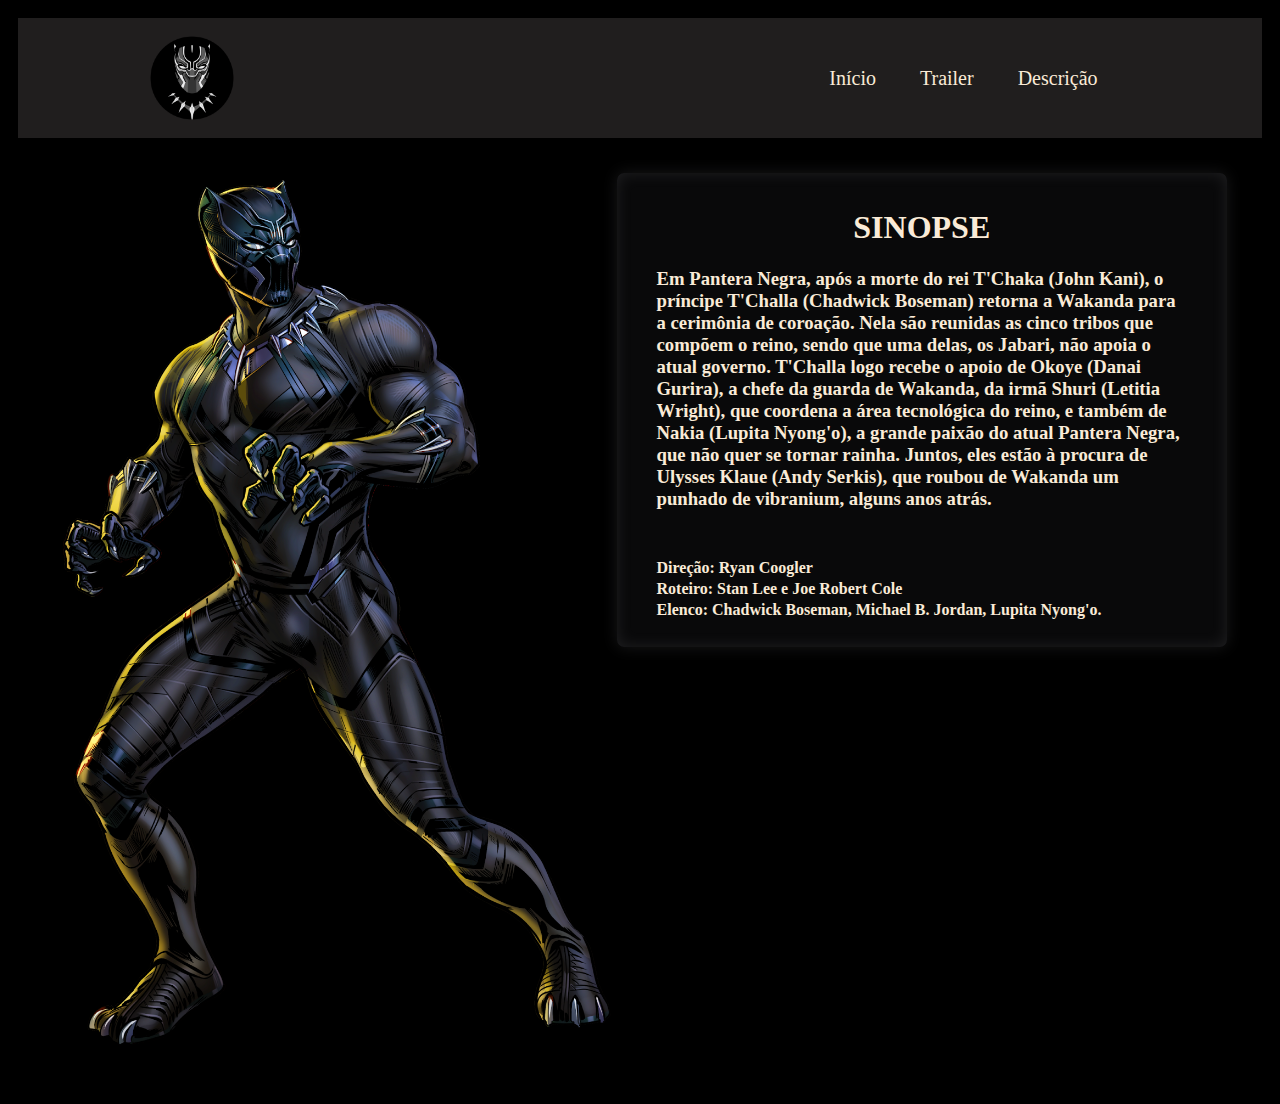
<file: navegacao/descricao.html>
<!DOCTYPE html>
<html lang="pt-BR">
<head>
    <meta charset="UTF-8">
    <meta http-equiv="X-UA-Compatible" content="IE=edge">
    <meta name="viewport" content="width=device-width, initial-scale=1.0">
    <link rel="stylesheet" href="../css/descricao.css">
    <title>Descrição</title>
</head>
<body>
    <header>
        <img src="../assets/pantera-negra/logo.png" alt="Logo">
        <nav aria-label="principal">
            <ul class="nav-links">
                <li><a href="../index.html">Início</a></li>
                <li><a href="trailer.html">Trailer</a></li>
                <li><a href="/navegacao/descricao.html">Descrição</a></li>
            </ul>
        </nav>
    </header>

    
    <div class="descricao">

        <img class="pantera" src="../assets/pantera-negra/panther.png" alt="Pantera Negra">
        <div class="elenco">
        
        <h1>SINOPSE</h1>
        <h3>Em Pantera Negra, após a morte do rei T'Chaka (John Kani), o príncipe T'Challa (Chadwick Boseman) retorna a Wakanda para a cerimônia de coroação. Nela são reunidas as cinco tribos que compõem o reino, sendo que uma delas, os Jabari, não apoia o atual governo. T'Challa logo recebe o apoio de Okoye (Danai Gurira), a chefe da guarda de Wakanda, da irmã Shuri (Letitia Wright), que coordena a área tecnológica do reino, e também de Nakia (Lupita Nyong'o), a grande paixão do atual Pantera Negra, que não quer se tornar rainha. Juntos, eles estão à procura de Ulysses Klaue (Andy Serkis), que roubou de Wakanda um punhado de vibranium, alguns anos atrás.</h3>
        <br/>
        <h4>Direção: Ryan Coogler</h4>
        <h4>Roteiro: Stan Lee e Joe Robert Cole</h4>
        <h4>Elenco: Chadwick Boseman, Michael B. Jordan, Lupita Nyong'o.</h4>
    </div>
    </div>
</body>
</html>
</file>
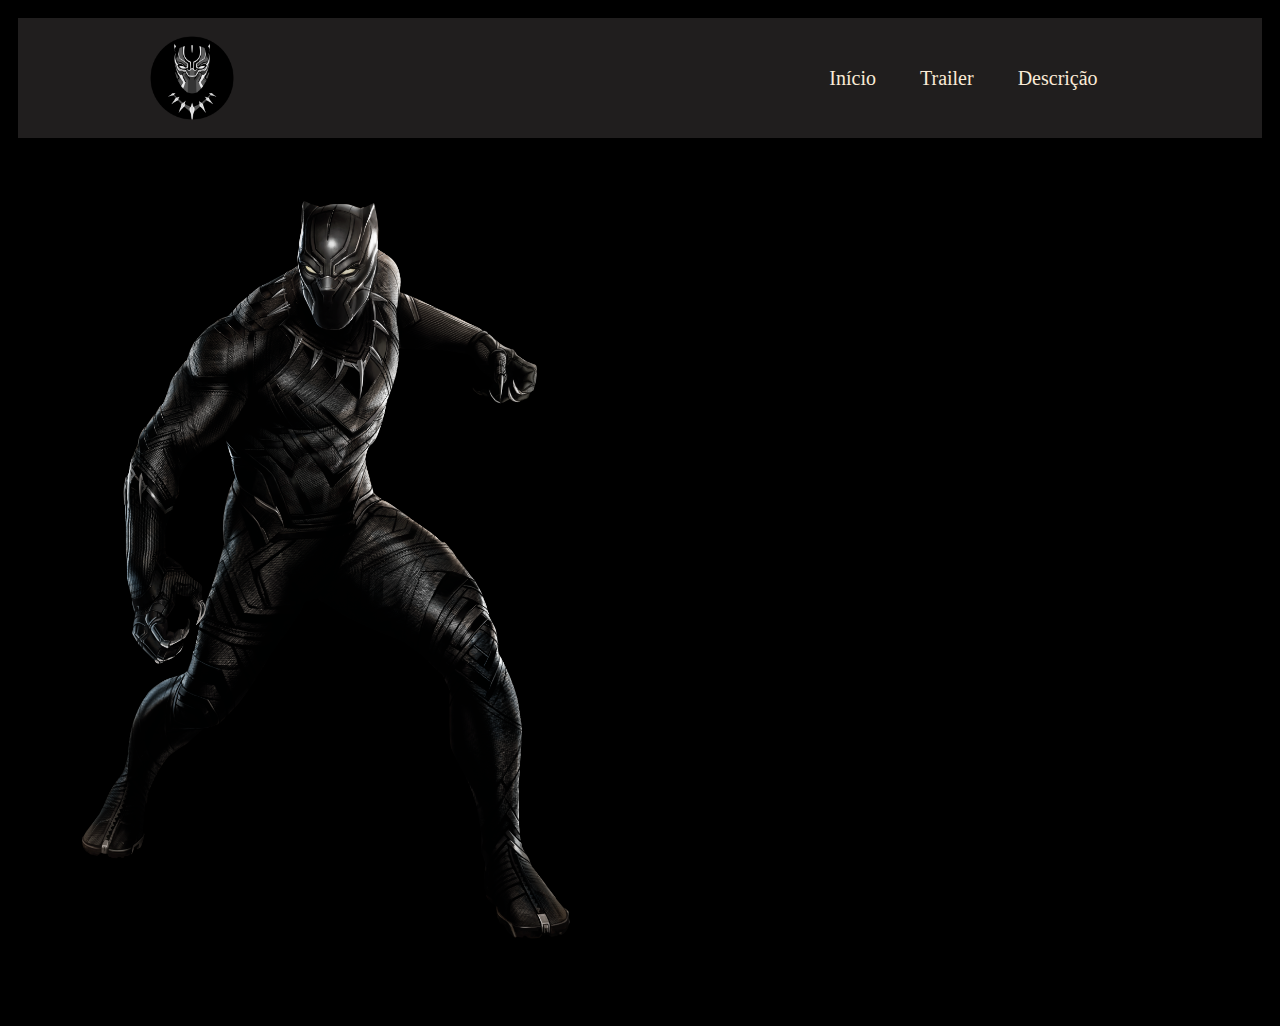
<file: navegacao/trailer.html>
<!DOCTYPE html>
<html lang="pt-BR">
<head>
    <meta charset="UTF-8">
    <meta http-equiv="X-UA-Compatible" content="IE=edge">
    <meta name="viewport" content="width=device-width, initial-scale=1.0">
    <link rel="stylesheet" href="../css/trailer.css">
    <title>Trailer</title>
</head>
<body>
    <header>
        <img src="../assets/pantera-negra/logo.png" alt="Logo">
        <nav aria-label="principal">
            <ul class="nav-links">
                <li><a href="../index.html">Início</a></li>
                <li><a href="/navegacao/trailer.html">Trailer</a></li>
                <li><a href="descricao.html">Descrição</a></li>
            </ul>
        </nav>
    </header>
    <div class="trailer">
        
        <img class="pantera" src="../assets/pantera-negra/ban-trailer.png" alt="Pantera Negra">

        <iframe width="700" height="370" src="https://www.youtube.com/embed/wL4a4MafSjQ" title="YouTube video player" frameborder="0" allow="accelerometer; autoplay; clipboard-write; encrypted-media; gyroscope; picture-in-picture" allowfullscreen></iframe>
    </div>
</body>
</html>
</file>
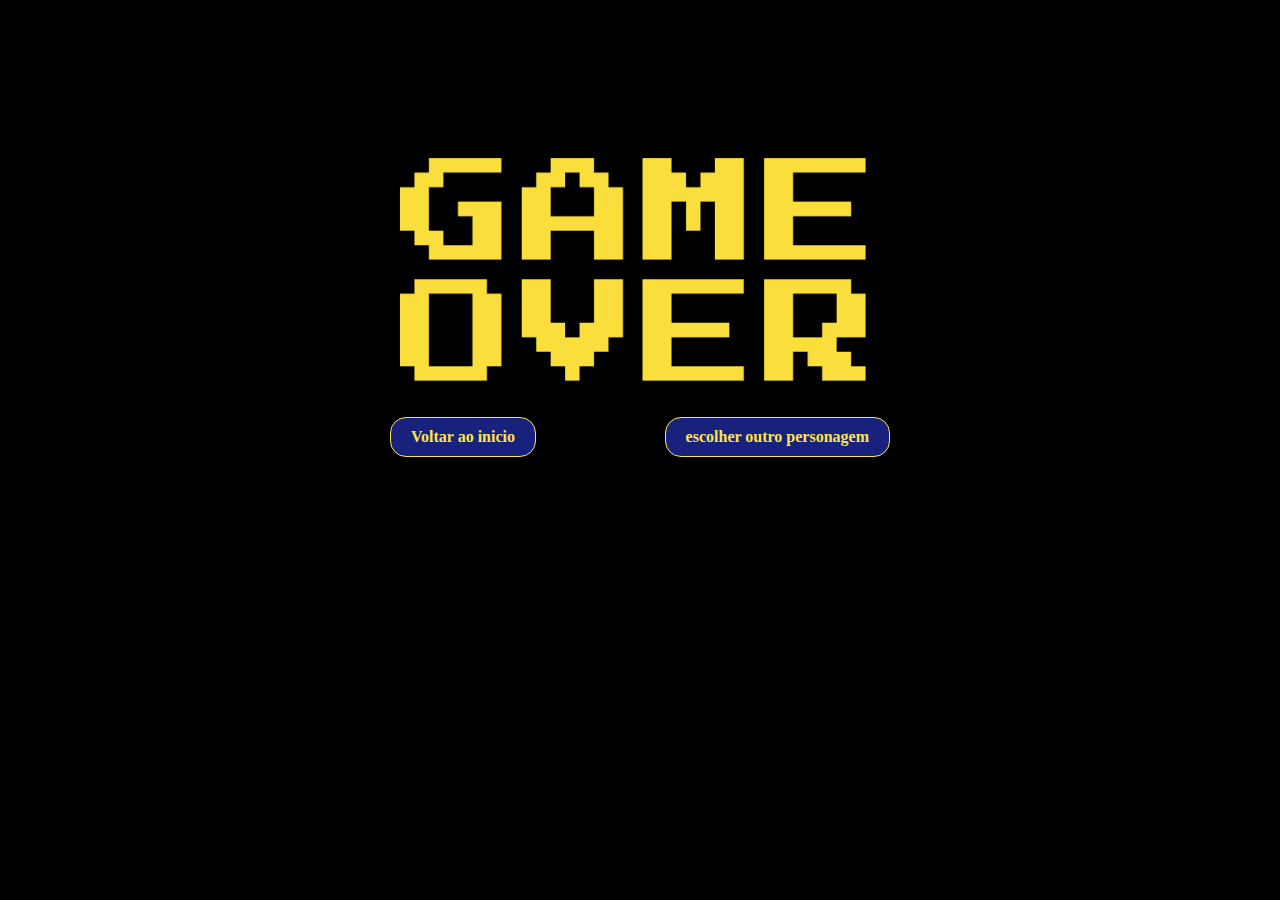
<file: pages/game_over.html>
<!DOCTYPE html>
<html lang="pt-br">

<head>
    <meta charset="UTF-8">
    <meta http-equiv="X-UA-Compatible" content="IE=edge">
    <meta name="viewport" content="width=device-width, initial-scale=1.0">
    <link rel="preconnect" href="https://fonts.googleapis.com">
    <link rel="preconnect" href="https://fonts.gstatic.com" crossorigin>
    <link rel="stylesheet" href="../css/game_over.css">
    <link href="https://fonts.googleapis.com/css2?family=Mulish:wght@200;300;400;500;600;700;800;900&display=swap"
        rel="stylesheet">
    <title>Game Over</title>
</head>

<body>
    <div class="container">
        <img class="gameOver" src="../assets/pantera-negra/game_over.png" alt="">
        <div class="options">
            <a class="botão" href="../index.html">Voltar ao inicio</a>
            <a class="botão" href="./personagens.html">escolher outro personagem</a>
        </div>
    </div>
</body>

</html>
</file>
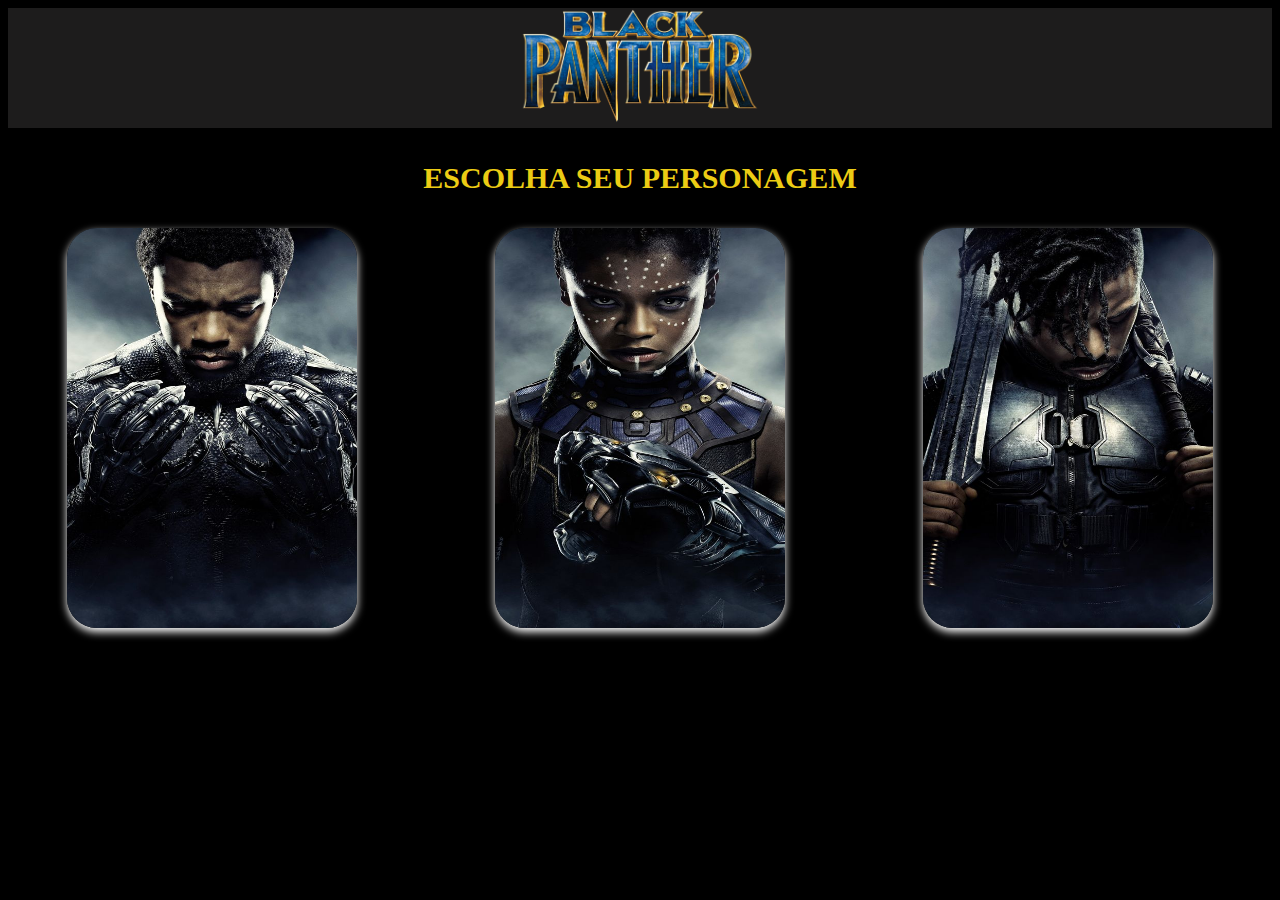
<file: pages/personagens.html>
<!DOCTYPE html>
<html lang="pt-BR">
<head>
    <meta charset="UTF-8">
    <meta http-equiv="X-UA-Compatible" content="IE=edge">
    <meta name="viewport" content="width=device-width, initial-scale=1.0">
    <title>Personagens</title>
    <link rel="stylesheet" href="../css/personagens.css">
</head>
<body>
    <header>
        <a href="../index.html">
        <img class="logo" src="../assets/pantera-negra/black-panther-.png" alt="logo Black Panther"></a>
    </header>
    <main>
        <h1>ESCOLHA SEU PERSONAGEM</h1>
    </main>
    <div class="personagens">
        <a href="../pages/tchalla/fase0.html">
        <img class="cards" onclick="selecionarPersonagem('tchalla')" src="../assets/pantera-negra/t'challa.jpg" alt="T'Challa"></a>

        <a href="../pages/shuni/fase0.html">
        <img class="cards" onclick="selecionarPersonagem('shuri')" src="../assets/pantera-negra/shuri.jpg" alt="Shuri"></a>

        <a href="../pages/erick_killmonger/fase0.html">
        <img class="cards" onclick="selecionarPersonagem('erick-killmonger')" src="../assets/pantera-negra/erick-killmonger.jpg" alt="Erick Killmonger"></a>
    </div>
    <script src="../javascript/index.js"></script>
</body>
</html>
</file>
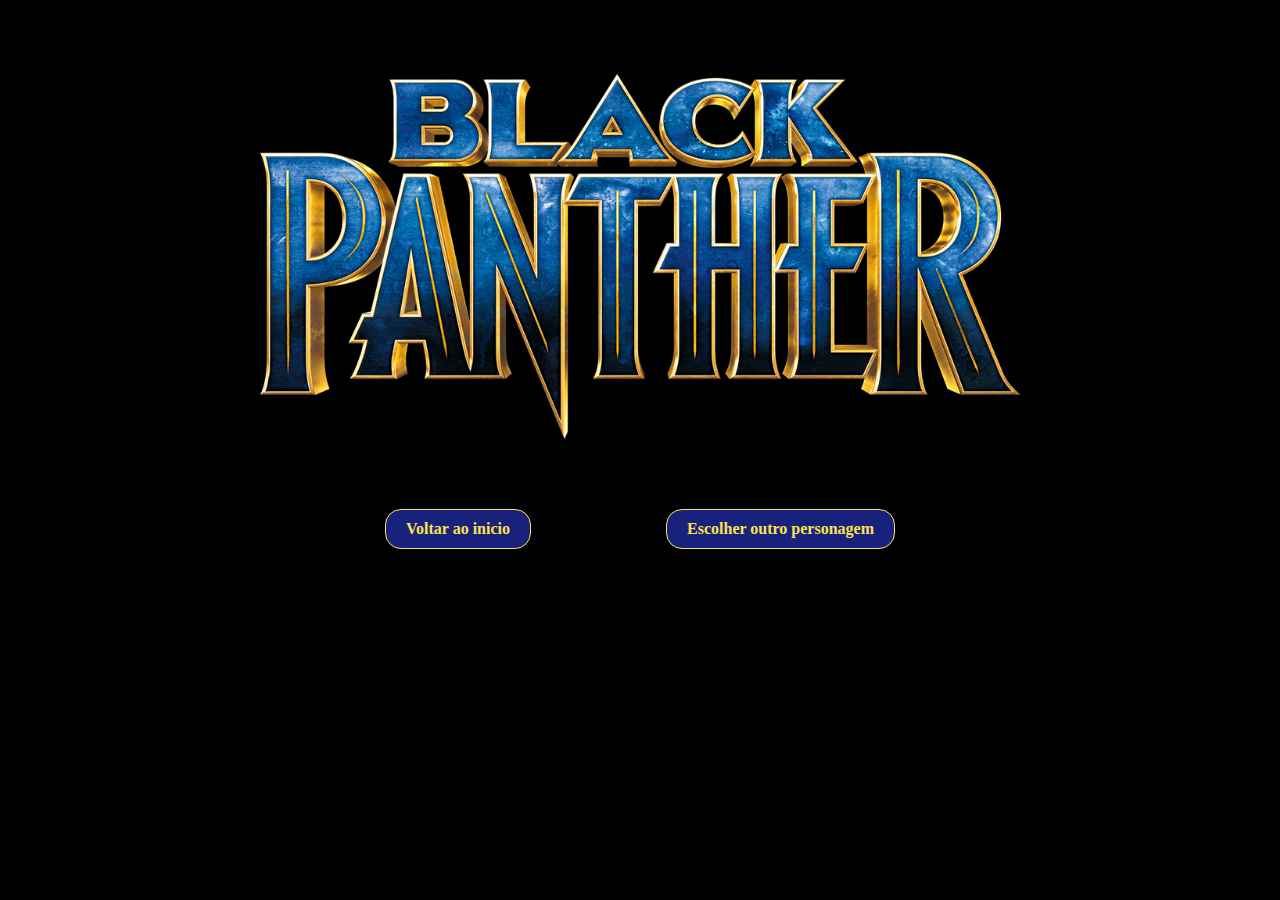
<file: pages/win.html>
<!DOCTYPE html>
<html lang="pt-BR">

<head>
    <meta charset="UTF-8">
    <meta http-equiv="X-UA-Compatible" content="IE=edge">
    <meta name="viewport" content="width=device-width, initial-scale=1.0">
    <link rel="stylesheet" href="../css/win.css">
    <title>Pantera Negra</title>
</head>

<body>
    <div class="container">
        <img class="win" src="../assets/pantera-negra/black-panther-.png" alt="">
        <div class="options">
            <a class="botao" href="../index.html">Voltar ao inicio</a>
            <a clas="botao" href="../pages/personagens.html">Escolher outro personagem</a>
        </div>
    </div>
</body>

</html>
</file>
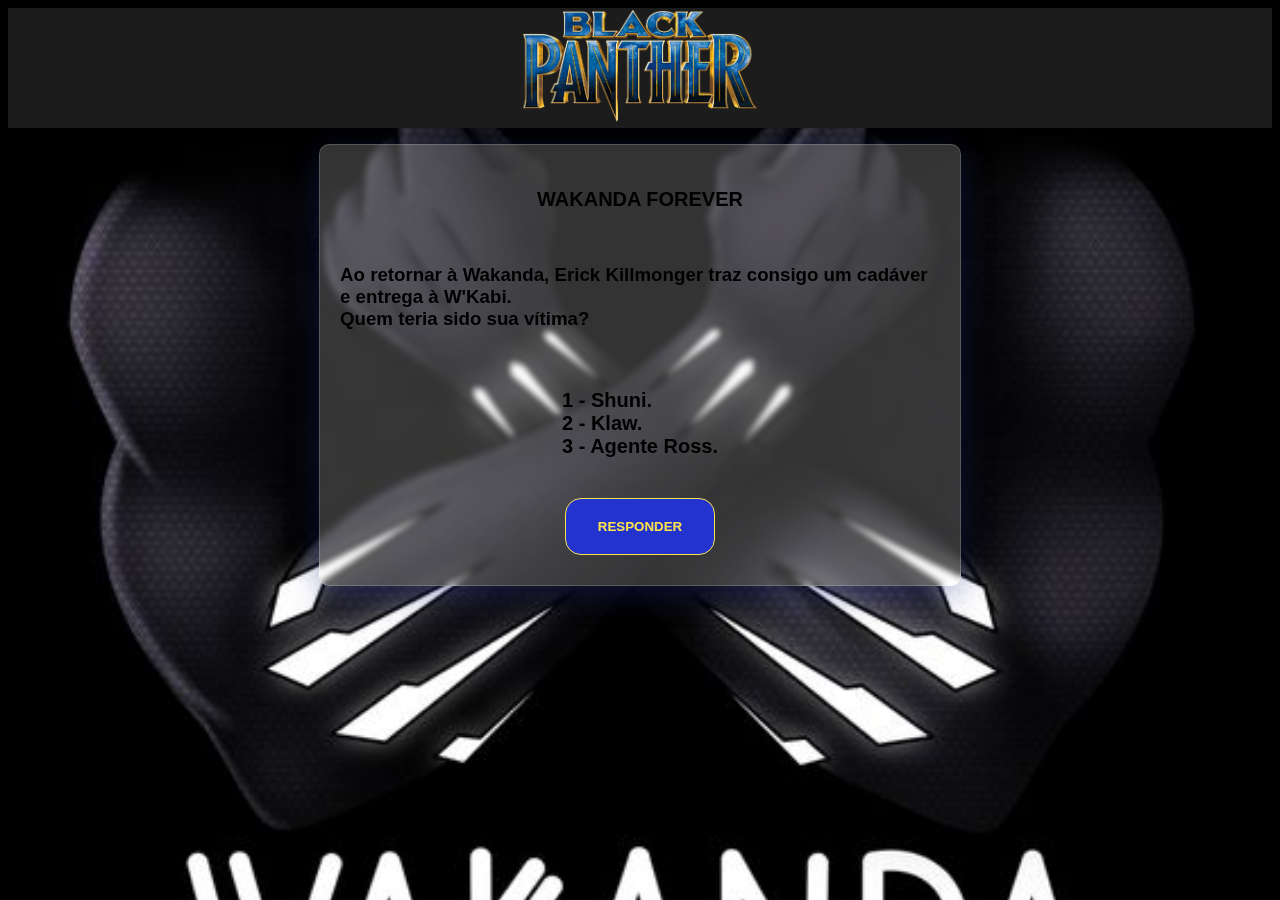
<file: pages/erick_killmonger/fase0.html>
<!DOCTYPE html>
<html lang="pt-BR">

<head>
    <meta charset="UTF-8">
    <meta http-equiv="X-UA-Compatible" content="IE=edge">
    <meta name="viewport" content="width=device-width, initial-scale=1.0">
    <title>Pantera Negra</title>
    <link rel="stylesheet" href="../../css/fases.css">
</head>

<body>
    <header>
        <a href="../personagens.html">
        <img class="logo" src="../../assets/pantera-negra/black-panther-.png" alt="logo Black Panther"></a>
    </header>

    <main>
        <div class="card-principal">
            <h1> WAKANDA FOREVER</h1>
            <h3 class="texto">
                Ao retornar à Wakanda, Erick Killmonger traz consigo um cadáver e entrega à W'Kabi.<br/> Quem teria sido sua vítima?
            </h3>
            <p class="texto">
                <strong>1 -</strong> Shuni. <br>
                <strong>2 -</strong> Klaw.
                <br>
                <strong>3 -</strong> Agente Ross.
            </p>

            <button onclick="responder(0, 'erick_killmonger')">RESPONDER</button>
        </div>
    </main>
    <script src="../../javascript/fase.js"></script>
</body>

</html>
</file>
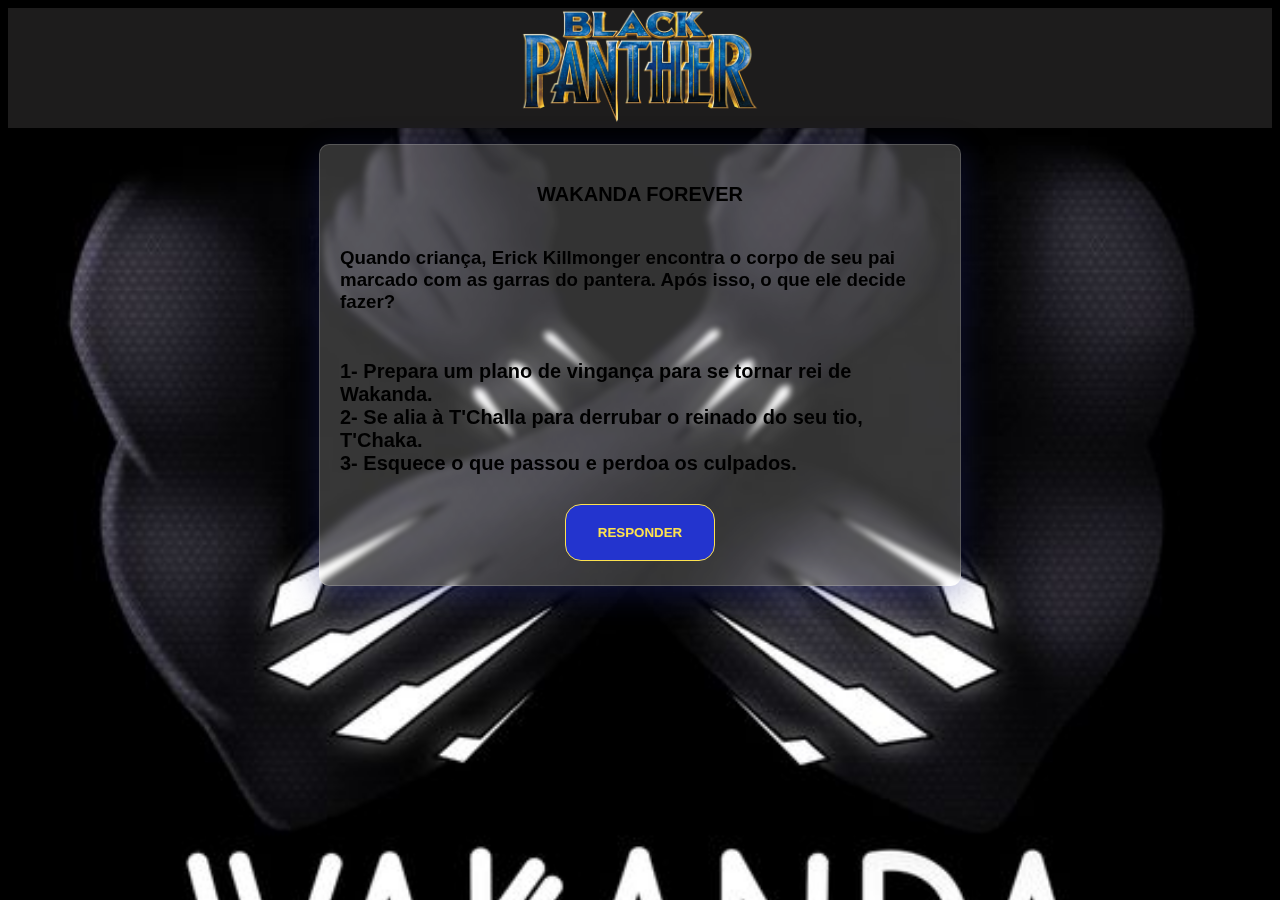
<file: pages/erick_killmonger/fase1.html>
<!DOCTYPE html>
<html lang="pt-BR">

<head>
    <meta charset="UTF-8">
    <meta http-equiv="X-UA-Compatible" content="IE=edge">
    <meta name="viewport" content="width=device-width, initial-scale=1.0">
    <title>Pantera Negra</title>
    <link rel="stylesheet" href="../../css/fases.css">
</head>

<body>
    <header>
        <a href="../personagens.html">
        <img class="logo" src="../../assets/pantera-negra/black-panther-.png" alt="logo Black Panther"></a>
    </header>

    <main>
        <div class="card-principal">
            <h1> WAKANDA FOREVER</h1>
            <h3 class="texto">
                Quando criança, Erick Killmonger encontra o corpo de seu pai marcado com as garras do pantera. Após isso, o que ele decide fazer?
            </h3>
            <p class="texto">
                <strong>1-</strong> Prepara um plano de vingança para se tornar rei de Wakanda. <br>
                <strong>2-</strong> Se alia à T'Challa para derrubar o reinado do seu tio, T'Chaka.
                <br>
                <strong>3-</strong> Esquece o que passou e perdoa os culpados.
            </p>

            <button onclick="responder(1, 'erick_killmonger')">RESPONDER</button>
        </div>
    </main>
    <script src="../../javascript/fase.js"></script>
</body>

</html>
</file>
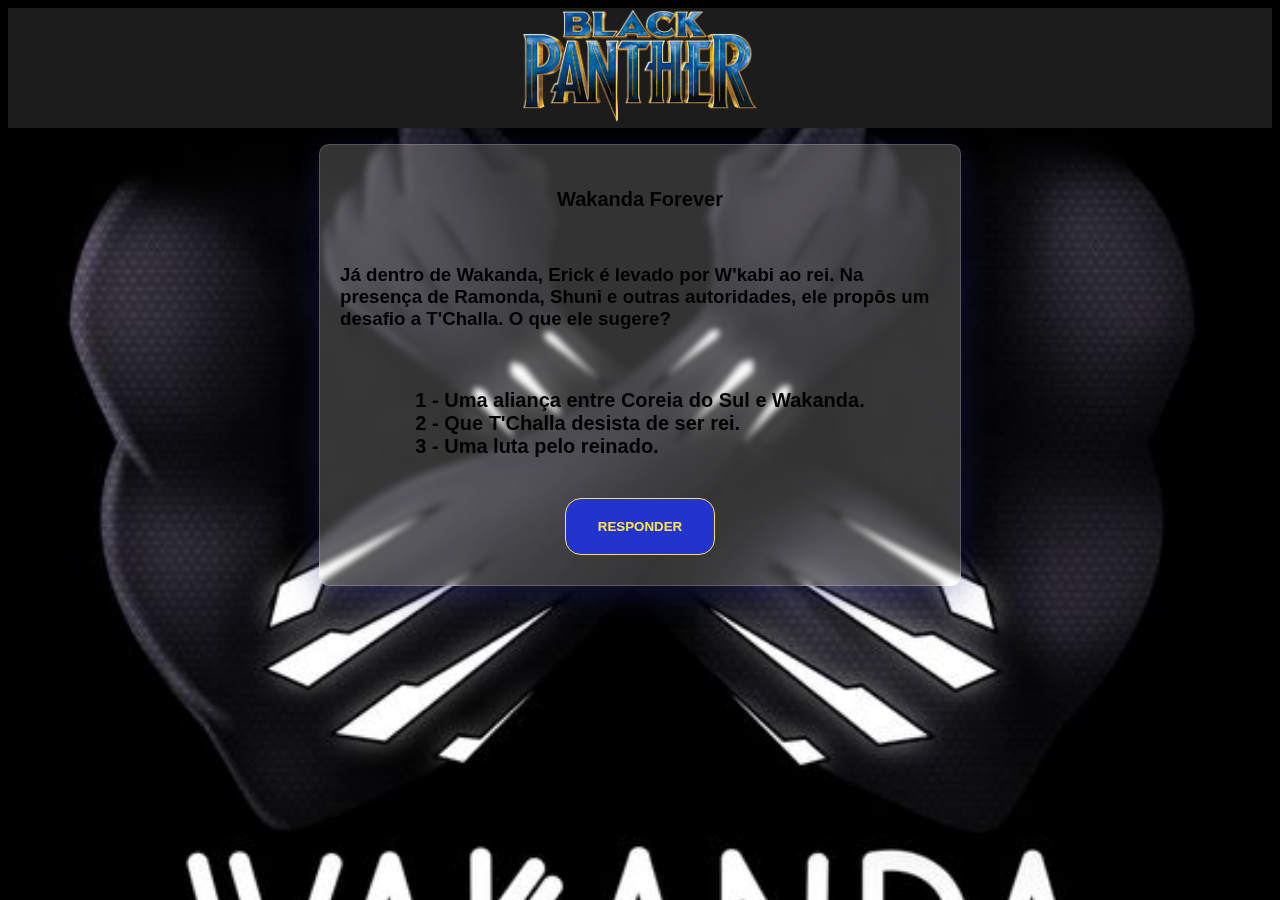
<file: pages/erick_killmonger/fase2.html>
<!DOCTYPE html>
<html lang="pt-BR">

<head>
    <meta charset="UTF-8">
    <meta http-equiv="X-UA-Compatible" content="IE=edge">
    <meta name="viewport" content="width=device-width, initial-scale=1.0">
    <title>Pantera Negra</title>
    <link rel="stylesheet" href="../../css/fases.css">
</head>

<body>
    <header>
        <a href="../personagens.html">
        <img class="logo" src="../../assets/pantera-negra/black-panther-.png" alt="logo Black Panther"></a>
    </header>

    <main>
        <div class="card-principal">
            <h1> Wakanda Forever</h1>
            <h3 class="texto">
                Já dentro de Wakanda, Erick é levado por W'kabi ao rei. Na presença de Ramonda, Shuni e outras autoridades, ele propôs um desafio a T'Challa. O que ele sugere?
            </h3>
            <p class="texto">
                <strong>1 -</strong> Uma aliança entre Coreia do Sul e Wakanda. <br>
                <strong>2 -</strong> Que T'Challa desista de ser rei.
                <br>
                <strong>3 -</strong> Uma luta pelo reinado.
            </p>

            <button onclick="responder(2, 'erick_killmonger')">RESPONDER</button>
        </div>
    </main>
    <script src="../../javascript/fase.js"></script>
</body>

</html>
</file>
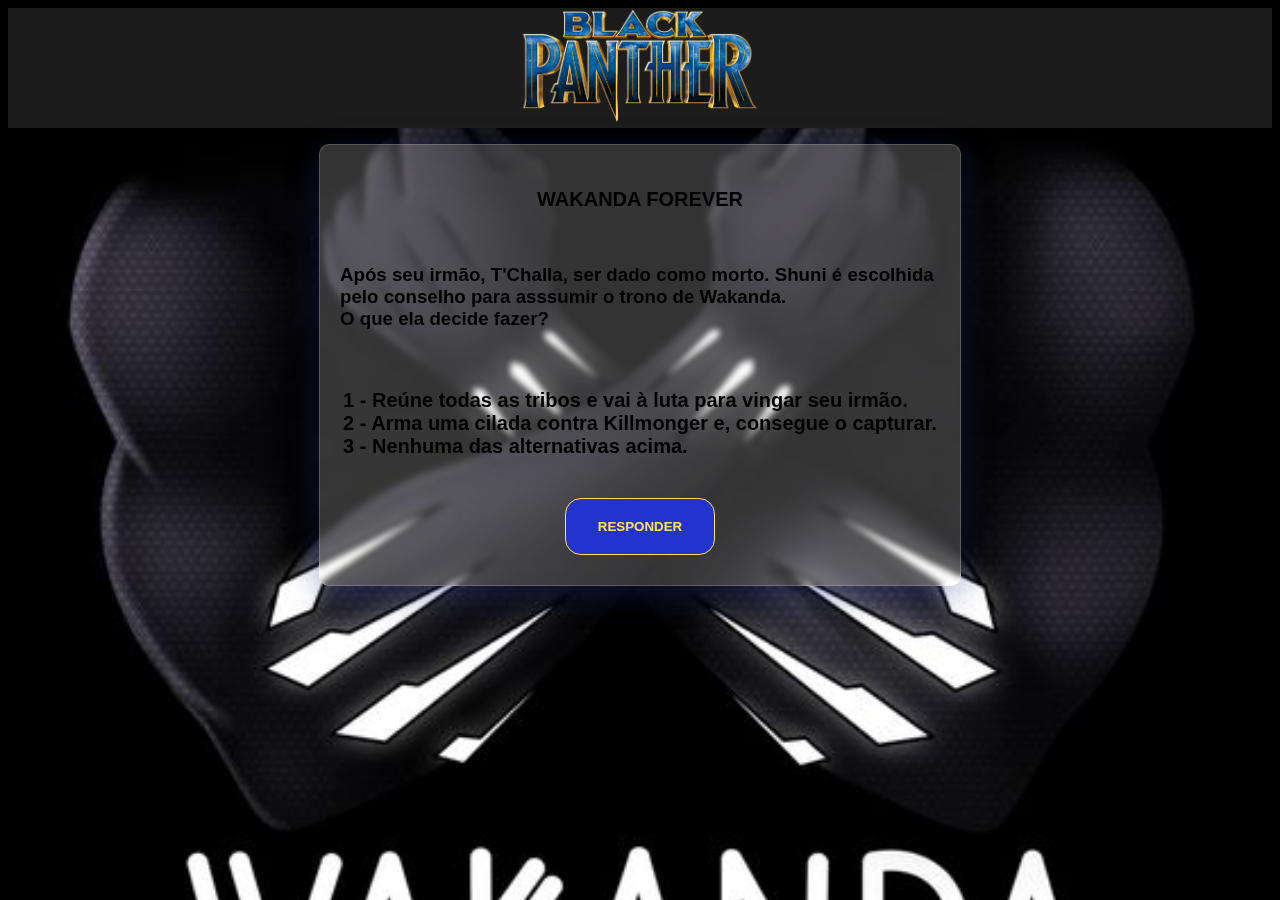
<file: pages/shuni/fase0.html>
<!DOCTYPE html>
<html lang="pt-BR">

<head>
    <meta charset="UTF-8">
    <meta http-equiv="X-UA-Compatible" content="IE=edge">
    <meta name="viewport" content="width=device-width, initial-scale=1.0">
    <title>Pantera Negra</title>
    <link rel="stylesheet" href="../../css/fases.css">
</head>

<body>
    <header>
        <a href="../personagens.html">
        <img class="logo" src="../../assets/pantera-negra/black-panther-.png" alt="logo Black Panther"></a>
    </header>

    <main>
        <div class="card-principal">
            <h1> WAKANDA FOREVER</h1>
            <h3 class="texto">
                Após seu irmão, T'Challa, ser dado como morto. Shuni é escolhida pelo conselho para asssumir o trono de Wakanda.<br/> O que ela decide fazer?
            </h3>
            <p class="texto">
                <strong>1 -</strong> Reúne todas as tribos e vai à luta para vingar seu irmão. <br>
                <strong>2 -</strong> Arma uma cilada contra Killmonger e, consegue o capturar.
                <br>
                <strong>3 -</strong> Nenhuma das alternativas acima.
            </p>

            <button onclick="responder(0, 'shuni')">RESPONDER</button>
        </div>
    </main>
    <script src="../../javascript/fase.js"></script>
</body>

</html>
</file>
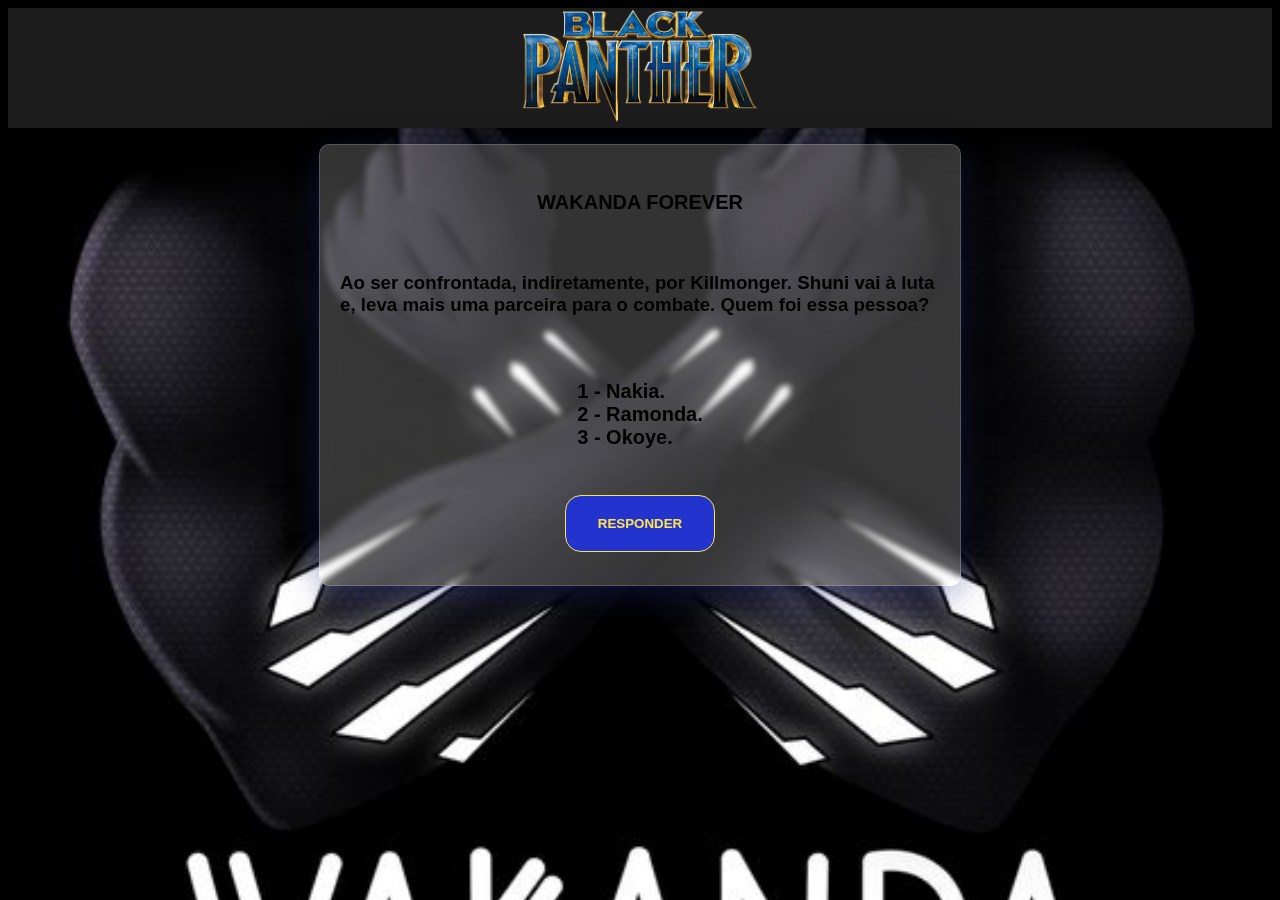
<file: pages/shuni/fase1.html>
<!DOCTYPE html>
<html lang="pt-BR">

<head>
    <meta charset="UTF-8">
    <meta http-equiv="X-UA-Compatible" content="IE=edge">
    <meta name="viewport" content="width=device-width, initial-scale=1.0">
    <title>Pantera Negra</title>
    <link rel="stylesheet" href="../../css/fases.css">
</head>

<body>
    <header>
        <a href="../personagens.html">
        <img class="logo" src="../../assets/pantera-negra/black-panther-.png" alt="logo Black Panther"></a>
    </header>

    <main>
        <div class="card-principal">
            <h1> WAKANDA FOREVER</h1>
            <h3 class="texto">
                Ao ser confrontada, indiretamente, por Killmonger. Shuni vai à luta e, leva mais uma parceira para o combate. Quem foi essa pessoa?
            </h3>
            <p class="texto">
                <strong>1 -</strong> Nakia. <br>
                <strong>2 -</strong> Ramonda.
                <br>
                <strong>3 -</strong> Okoye.
            </p>

            <button onclick="responder(1, 'shuni')">RESPONDER</button>
        </div>
    </main>
    <script src="../../javascript/fase.js"></script>
</body>

</html>
</file>
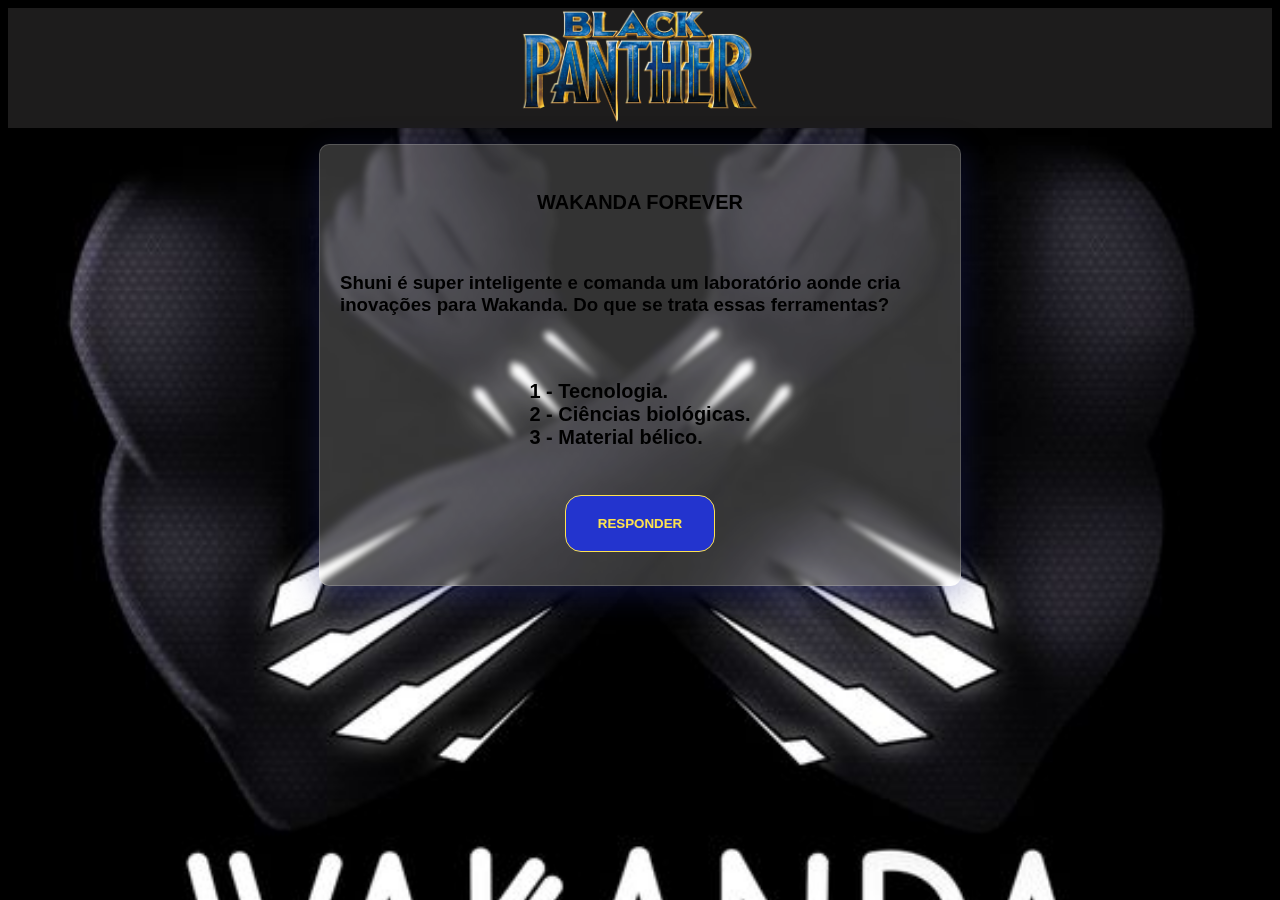
<file: pages/shuni/fase2.html>
<!DOCTYPE html>
<html lang="pt-BR">

<head>
    <meta charset="UTF-8">
    <meta http-equiv="X-UA-Compatible" content="IE=edge">
    <meta name="viewport" content="width=device-width, initial-scale=1.0">
    <title>Pantera Negra</title>
    <link rel="stylesheet" href="../../css/fases.css">
</head>

<body>
    <header>
        <a href="../personagens.html">
        <img class="logo" src="../../assets/pantera-negra/black-panther-.png" alt="logo Black Panther"></a>
    </header>

    <main>
        <div class="card-principal">
            <h1> WAKANDA FOREVER</h1>
            <h3 class="texto">
                Shuni é super inteligente e comanda um laboratório aonde cria inovações para Wakanda. Do que se trata essas ferramentas?
            </h3>
            <p class="texto">
                <strong>1 -</strong> Tecnologia. <br>
                <strong>2 -</strong> Ciências biológicas.
                <br>
                <strong>3 -</strong> Material bélico.
            </p>

            <button onclick="responder(2, 'shuni')">RESPONDER</button>
        </div>
    </main>
    <script src="../../javascript/fase.js"></script>
</body>

</html>
</file>
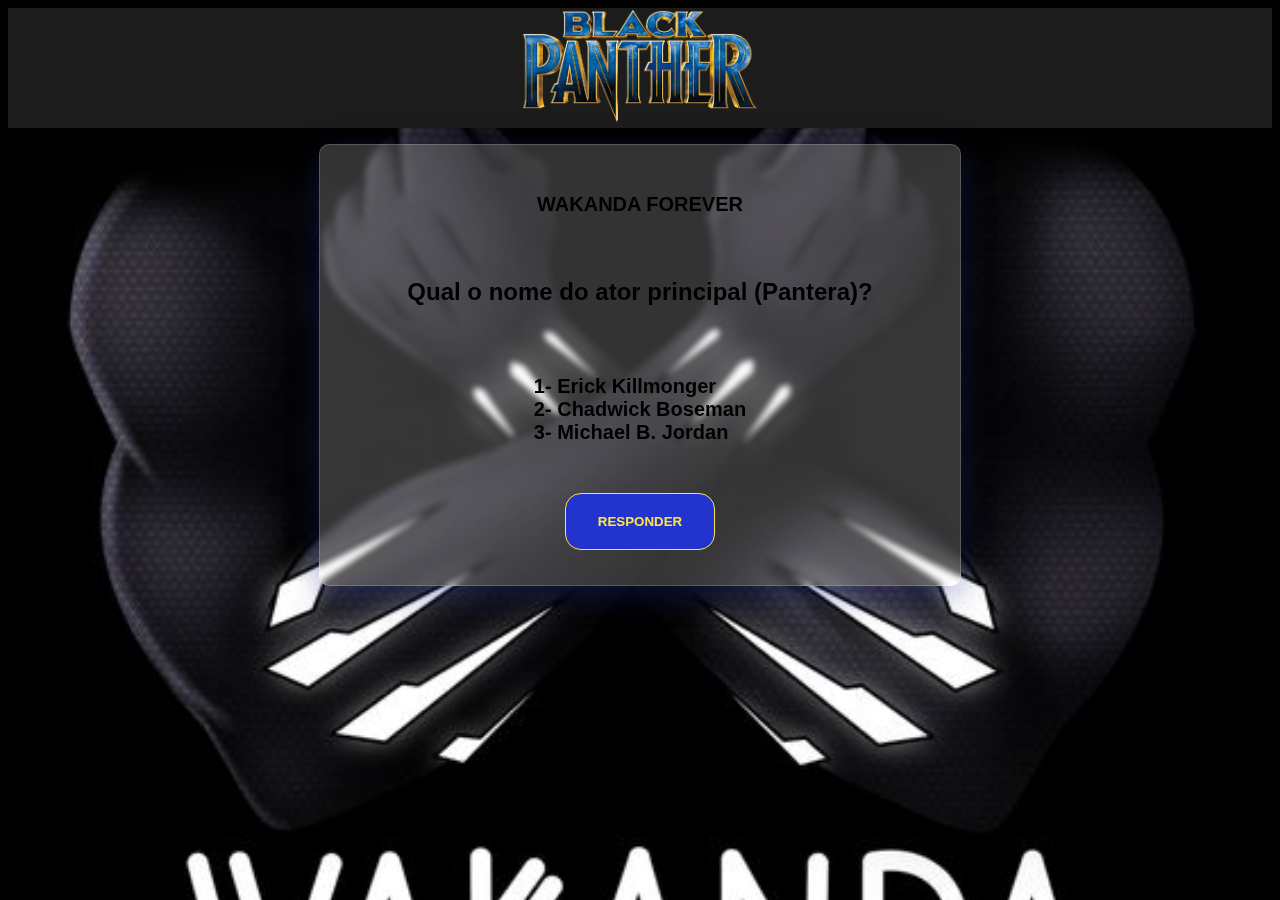
<file: pages/tchalla/fase0.html>
<!DOCTYPE html>
<html lang="pt-BR">

<head>
    <meta charset="UTF-8">
    <meta http-equiv="X-UA-Compatible" content="IE=edge">
    <meta name="viewport" content="width=device-width, initial-scale=1.0">
    <title>Pantera Negra</title>
    <link rel="stylesheet" href="../../css/fases.css">
</head>

<body>
    <header>
        <a href="../personagens.html">
        <img class="logo" src="../../assets/pantera-negra/black-panther-.png" alt="logo Black Panther"></a>
    </header>

    <main>
        <div class="card-principal">
            <h1> WAKANDA FOREVER</h1>
            <h2 class="texto">
                Qual o nome do ator principal (Pantera)?
            </h2>
            <p class="texto">
                <strong>1-</strong> Erick Killmonger <br>
                <strong>2-</strong> Chadwick Boseman
                <br>
                <strong>3-</strong> Michael B. Jordan
            </p>

            <button onclick="responder(0, 'tchalla')">RESPONDER</button>
        </div>
    </main>
    <script src="../../javascript/fase.js"></script>
</body>

</html>
</file>
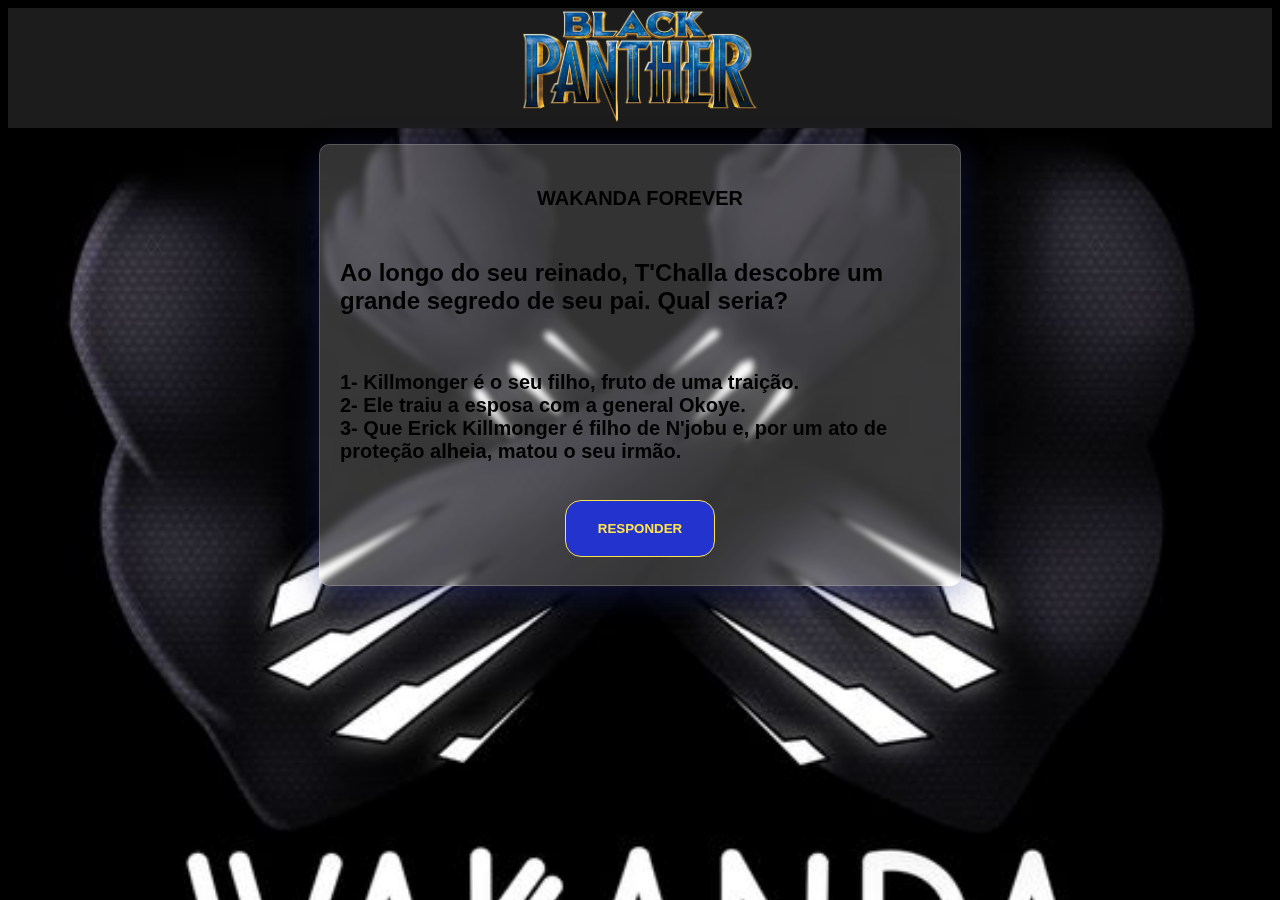
<file: pages/tchalla/fase1.html>
<!DOCTYPE html>
<html lang="pt-BR">

<head>
    <meta charset="UTF-8">
    <meta http-equiv="X-UA-Compatible" content="IE=edge">
    <meta name="viewport" content="width=device-width, initial-scale=1.0">
    <title>Pantera Negra</title>
    <link rel="stylesheet" href="../../css/fases.css">
</head>

<body>
    <header>
        <a href="../personagens.html">
        <img class="logo" src="../../assets/pantera-negra/black-panther-.png" alt="logo Black Panther"></a>
    </header>

    <main>
        <div class="card-principal">
            <h1> WAKANDA FOREVER</h1>
            <h2 class="texto">
                Ao longo do seu reinado, T'Challa descobre um grande segredo de seu pai. Qual seria?
            </h2>
            <p class="texto">
                <strong>1-</strong> Killmonger é o seu filho, fruto de uma traição. <br>
                <strong>2-</strong> Ele traiu a esposa com a general Okoye.
                <br>
                <strong>3-</strong> Que Erick Killmonger é filho de N'jobu e, por um ato de proteção alheia, matou o seu irmão.
            </p>

            <button onclick="responder(1, 'tchalla')">RESPONDER</button>
        </div>
    </main>
    <script src="../../javascript/fase.js"></script>
</body>

</html>
</file>
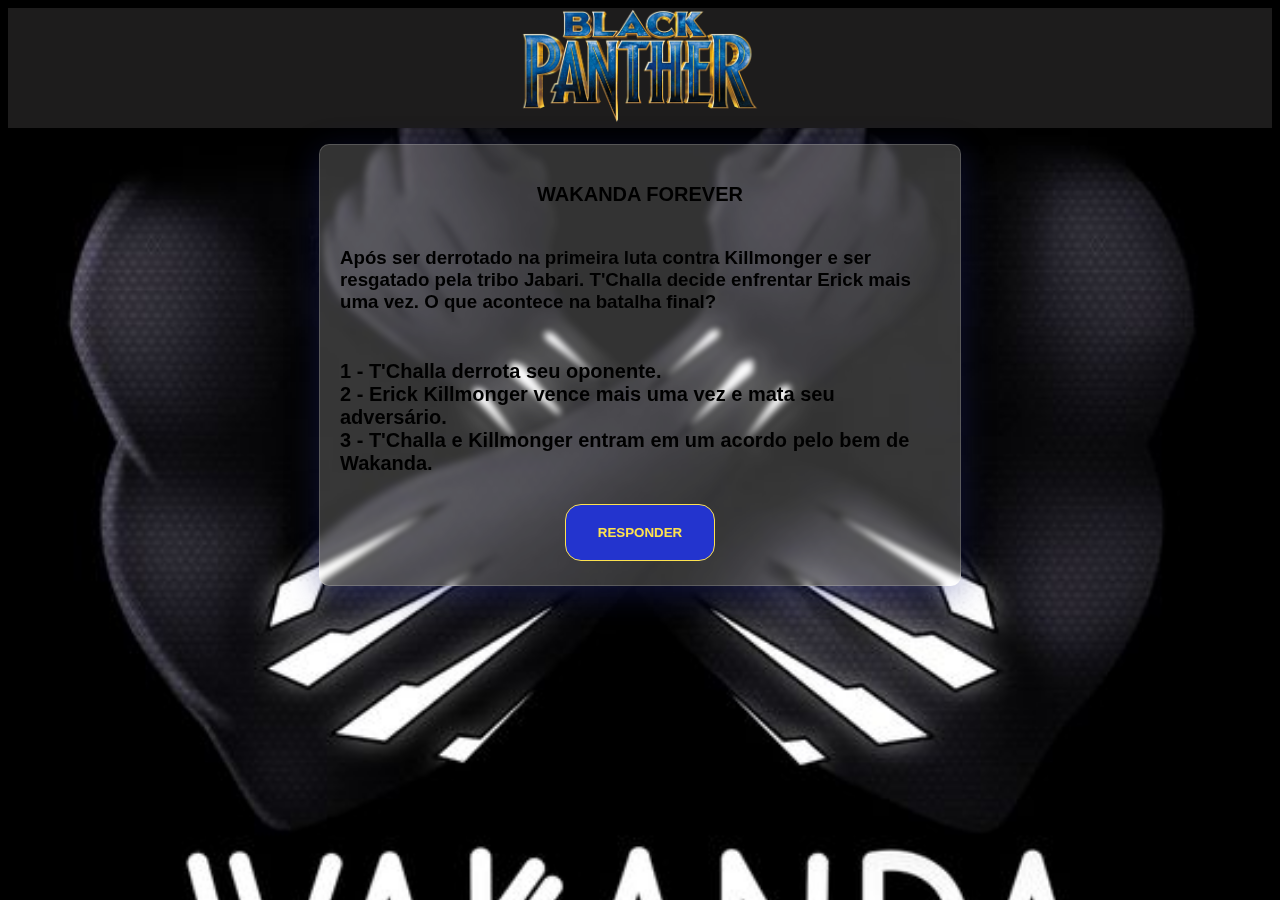
<file: pages/tchalla/fase2.html>
<!DOCTYPE html>
<html lang="pt-BR">

<head>
    <meta charset="UTF-8">
    <meta http-equiv="X-UA-Compatible" content="IE=edge">
    <meta name="viewport" content="width=device-width, initial-scale=1.0">
    <title>Pantera Negra</title>
    <link rel="stylesheet" href="../../css/fases.css">
</head>

<body>
    <header>
        <a href="../personagens.html">
        <img class="logo" src="../../assets/pantera-negra/black-panther-.png" alt="logo Black Panther"></a>
    </header>

    <main>
        <div class="card-principal">
            <h1> WAKANDA FOREVER</h1>
            <h3 class="texto">
                Após ser derrotado na primeira luta contra Killmonger e ser resgatado pela tribo Jabari. T'Challa decide enfrentar Erick mais uma vez. O que acontece na batalha final?
            </h3>
            <p class="texto">
                <strong>1 -</strong> T'Challa derrota seu oponente. <br>
                <strong>2 -</strong> Erick Killmonger vence mais uma vez e mata seu adversário.
                <br>
                <strong>3 -</strong> T'Challa e Killmonger entram em um acordo pelo bem de Wakanda.
            </p>

            <button onclick="responder(2, 'tchalla')">RESPONDER</button>
        </div>
    </main>
    <script src="../../javascript/fase.js"></script>
</body>

</html>
</file>
<file: css/descricao.css>
body {
    padding: 10px;
    background-color: black;
    font-family: Cambria, Cochin, Georgia, Times, 'Times New Roman', serif;
}

header {
    display: flex;
    justify-content: space-between;
    align-items: center;
    padding: 10px 10%;
    background-color: rgb(32,30,30);
}

img {
    cursor: pointer;
    height: 100px;
    width: 100px;
}

li, a {
    list-style: none;
    font-size: 20px;
    font-weight: 500;
    text-decoration: none;
    color: antiquewhite;
}

li:hover {
    overflow: hidden;
    -webkit-transform: scale(1.1);
    transform: scale(1.1);
}

.nav-links {
    list-style: none;
}

.nav-links, li {
    display: inline-block;
    padding: 0px 20px;
}

.nav-links li a {
    transition: all 0.3s ease 0s;
}

.nav-links li a:hover {
    color: rgb(31, 44, 219);
}

.descricao {
    display: flex;
    margin: 35px;
    color: antiquewhite;
}

.pantera {
    height: 50%;
    width: 48%;
}

h1 {
    display: flex;
    justify-content: center;
}

h4 {
    line-height: 0px;
}

.elenco {
    background-color: rgba(233, 233, 245, 0.041);
    box-shadow: inset 0 0 1em rgba(233, 233, 245, 0.103), 0 0 1em rgba(233, 233, 245, 0.103);
    height: 100%;
    padding: 15px 40px;
    border-radius: 7px;
}

@media (max-width:915px) {
    .pantera {
        width: 200px;
    }

    .descricao {
        width: 60%;
        flex-direction: column;
        gap: 12px;
    }
}
</file>
<file: css/trailer.css>
body {
    padding: 10px;
    background-color: black;
}

header {
    display: flex;
    justify-content: space-between;
    align-items: center;
    padding: 10px 10%;
    background-color: rgb(32, 30, 30)
}

img {
    cursor: pointer;
    height: 100px;
    width: 100px;
}

li, a {
    list-style: none;
    font-size: 20px;
    font-weight: 500;
    text-decoration: none;
    color: antiquewhite;
}

li:hover {
    overflow: hidden;
    -webkit-transform: scale(1.1);
    transform: scale(1.1);
}

.nav-links {
    list-style: none;
}

.nav-links, li {
    display: inline-block;
    padding: 0px 20px;
}

.nav-links li a {
    transition: all 0.3s ease 0s;
}

.nav-links li a:hover {
    color: rgb(14, 18, 238);
}

.trailer {
    display: flex;
    justify-content: flex-end;
    margin: 50px;
}

.pantera {
    height: 50%;
    width: 45%;
}
</file>
<file: css/game_over.css>
body {
    background-color: black;
}

.container {
    display: flex;
    justify-content: center;
    align-items: center;
    flex-direction: column;
    height: 600px;
}

.gameOver {
    width: 500px;
}

.options {
    width: 500px;
    margin-top: 50px;
    display: flex;
    justify-content: space-between;
    margin: 10px;
}

.options a {
    padding: 10px 20px;
    cursor: pointer;
    border-radius: 16px;
    font-weight: 800;
    background-color: #2535c4a2;
    font-family: Cambria, Cochin, Georgia, Times, 'Times New Roman', serif;
    color: #fde24f;
    border: 1px solid #fde24f;
    text-align: center;
    text-decoration: none;
    transition: all 0.3s;
}

.botão:hover{
    transform: scale(1.2);
    border: 3px solid #fde24f;
    box-shadow: 0 4px 8px #fde24f;
}

@media (max-width:915px) {

    .win {
        width: 300px;
    }

    .options {
        width: 60%;
        flex-direction: column;
        gap: 12px;
    }
}
</file>
<file: css/personagens.css>
body {
    background-color: black;
}

header, a {
    background-color: rgb(29, 28, 28);
    display: flex;
    justify-content: center;
    height: 120px;
    cursor: pointer;
}

a {
    background-color: rgba(29, 28, 28, 0);
}

main {
    height: 100px;
    width: 100%;
    display: flex;
    justify-content: center;
    align-items: center;
}

main h1 {
    font-family: Cambria, Cochin, Georgia, Times, 'Times New Roman', serif;
    font-style: bolder;
    font-size: 30px;
    color: #eccc14;
    text-align: center;
}

.personagens {
    display: flex;
    justify-content: space-around;
    cursor: pointer;
    gap: 20px;
}

.cards {
    height: 400px;
    width: 290px;
    border-radius: 30px;
    box-shadow: 0 4px 8px #fff;
    transition: 0.3s ease-in-out;

}

.cards:hover {
    -webkit-transform: scale(0.8);
    -ms-transform: scale(0.8);
    transform: scale(0.8);
    border: 3px solid #1729cc71;
    box-shadow: 0 4px 8px #2535c4a2;

}

@media (max-width:915px) {
    .logo {
        width: 100%;
    }

    .personagens,
    header {
        flex-direction: column;
        align-items: center;
    }
}
</file>
<file: css/win.css>
body {
    background-color: black;
}

.container {
    display: flex;
    justify-content: center;
    align-items: center;
    flex-direction: column;
    height: 600px;
}

.win {
    width: 800px;
}

.options {
    width: 510px;
    margin-top: 50px;
    display: flex;
    justify-content: space-between;
}

.options a {
    padding: 10px 20px;
    cursor: pointer;
    border-radius: 16px;
    font-weight: 800;
    background-color: #2535c4a2;
    font-family: Cambria, Cochin, Georgia, Times, 'Times New Roman', serif;
    color: #fde24f;
    border: 1px solid #fde24f;
    text-align: center;
    text-decoration: none;
    transition: all 0.3s
}

.botao:hover{
    transform: scale(1.2);
    border: 3px solid #fde24f;
    box-shadow: 0 4px 8px #fde24f;
}

@media (max-width:915px) {

    .win {
        width: 300px;
    }

    .options {
        width: 60%;
        flex-direction: column;
        gap: 12px;
    }

    .personagens,
    header {
        flex-direction: column;
        align-items: center;
    }
}
</file>
<file: css/fases.css>
body {
    background-image: url('../assets/pantera-negra/wakanda.jpg');
    background-size: cover;
    background-repeat: no-repeat;

}

header, a {
    background-color: rgb(29, 28, 28);
    display: flex;
    justify-content: center;
    height: 120px;
    cursor: pointer;
}

main {
    width: 100%;
    display: flex;
    justify-content: center;
    align-items: center;
}

.card-principal {
    background: rgba(255, 255, 255, 0.2);
    box-shadow: 0 8px 32px 0 rgba(31, 38, 135, 0.37);
    backdrop-filter: blur(3px);
    -webkit-backdrop-filter: blur(3px);
    border-radius: 10px;
    border: 1px solid rgba(255, 255, 255, 0.18);
    display: flex;
    flex-direction: column;
    justify-content: space-around;
    align-items: center;
    margin-top: 16px;
    height: 400px;
    width: 600px;
    padding: 20px;
}

.card-principal h1 {
    font-family: 'Mulish', sans-serif;
    font-weight: 800;
    font-size: 20px;
}

.card-principal p {
    font-size: 20px;
}


button {
    padding: 20px;
    cursor: pointer;
    border-radius: 16px;
    font-weight: 800;
    width: 150px;
    background-color: #2334ce;
    font-family: 'Mulish', sans-serif;
    color: #fde24f;
    border: 1px solid #fde24f;
    text-align: center;
}

button:hover {
    overflow: hidden;
    -webkit-transform: scale(1.1);
    transform: scale(1.1);
}

.texto {
    font-family: 'Mulish', sans-serif;
    font-weight: 700;
}

@media (max-width:915px) {
    header {
        flex-direction: column;
        align-items: center;
    }

    .logo {
        width: 70%;
    }

    .card-principal {
        margin: 10px;
        margin-top: 50px;
    }
}
</file>
